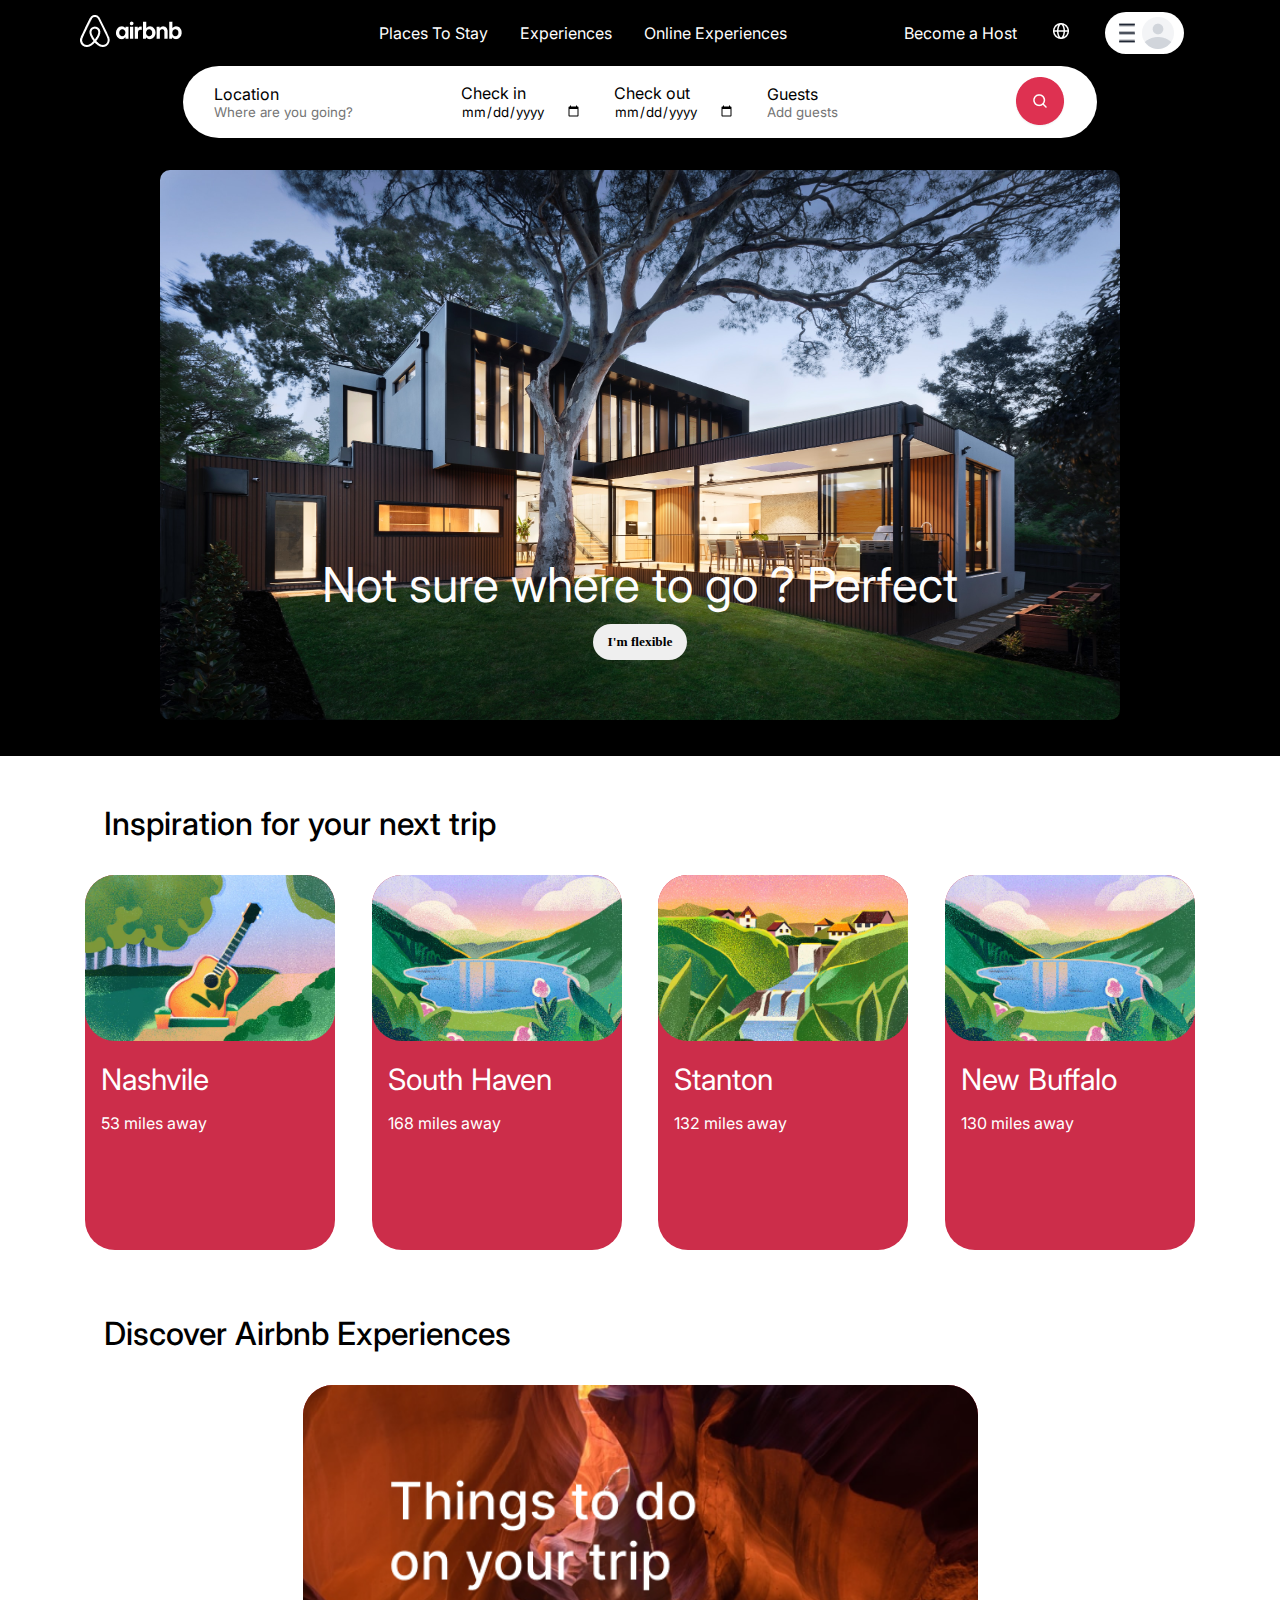
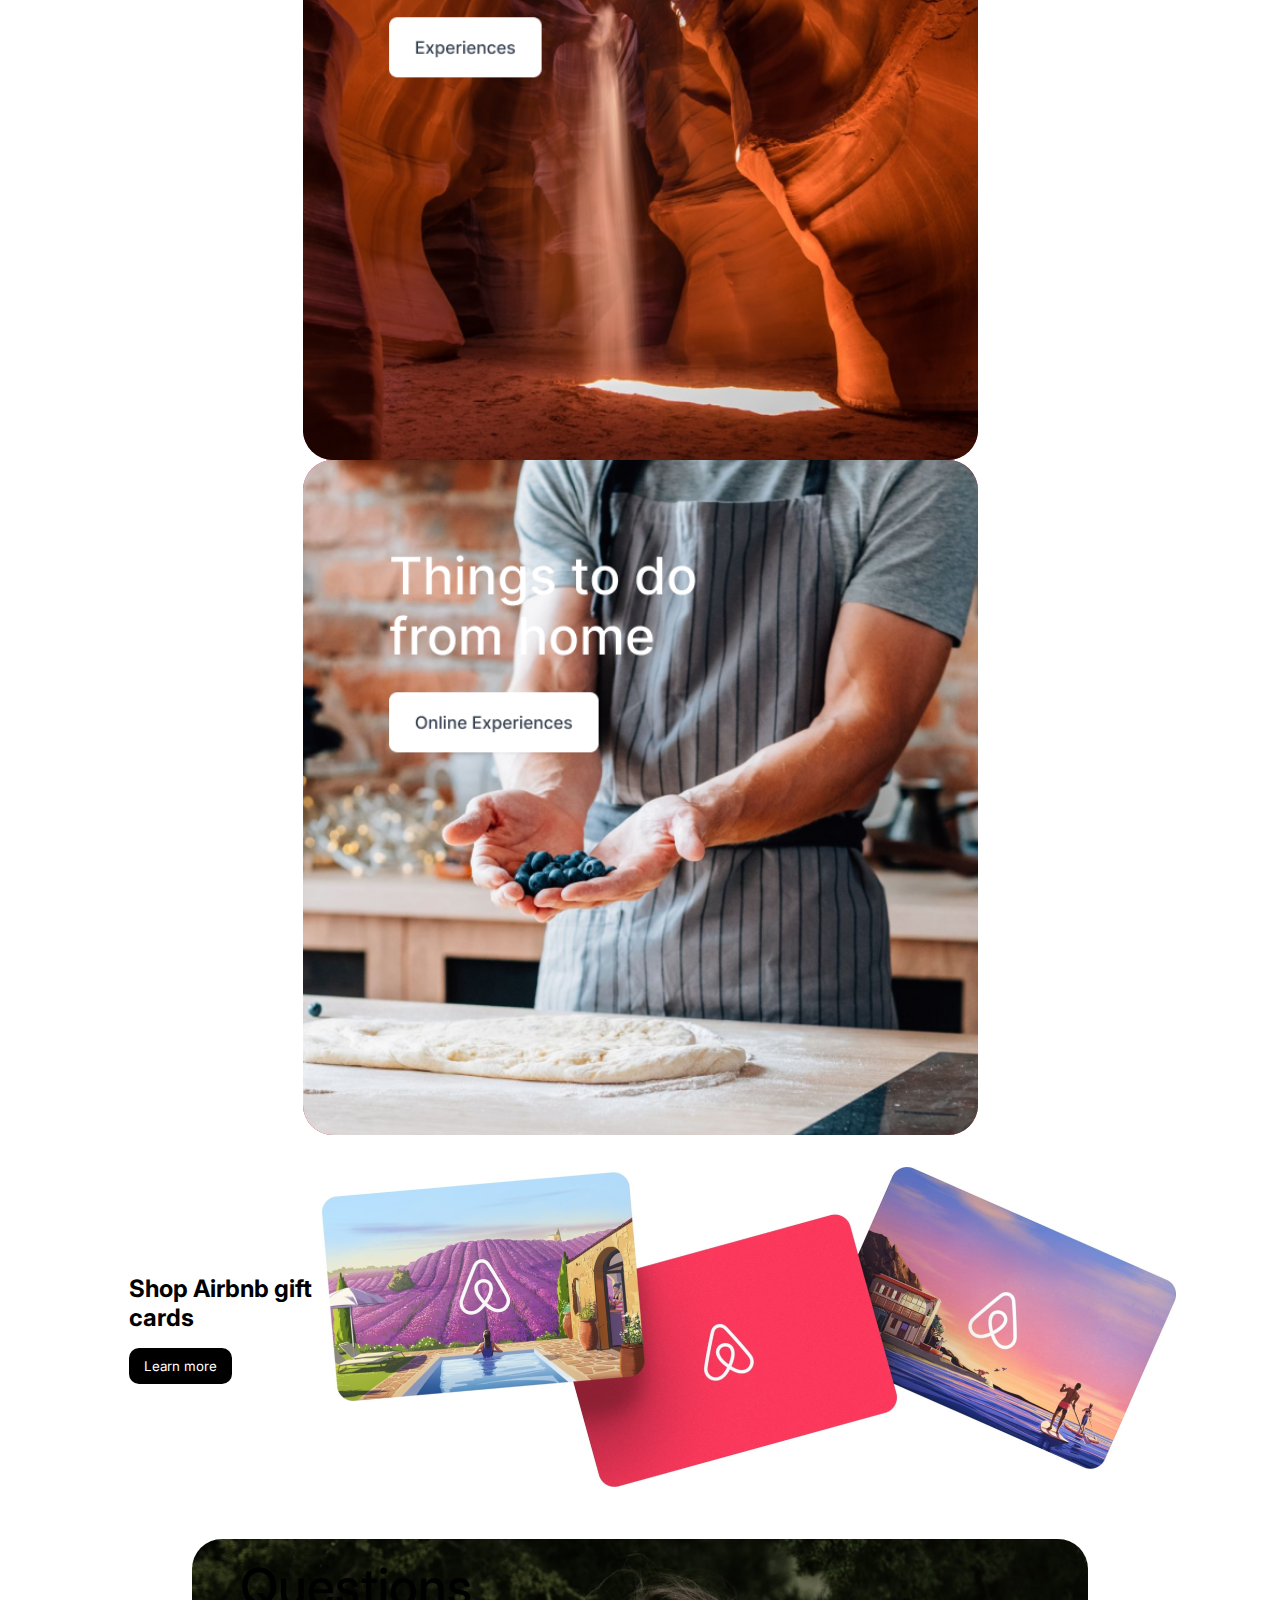
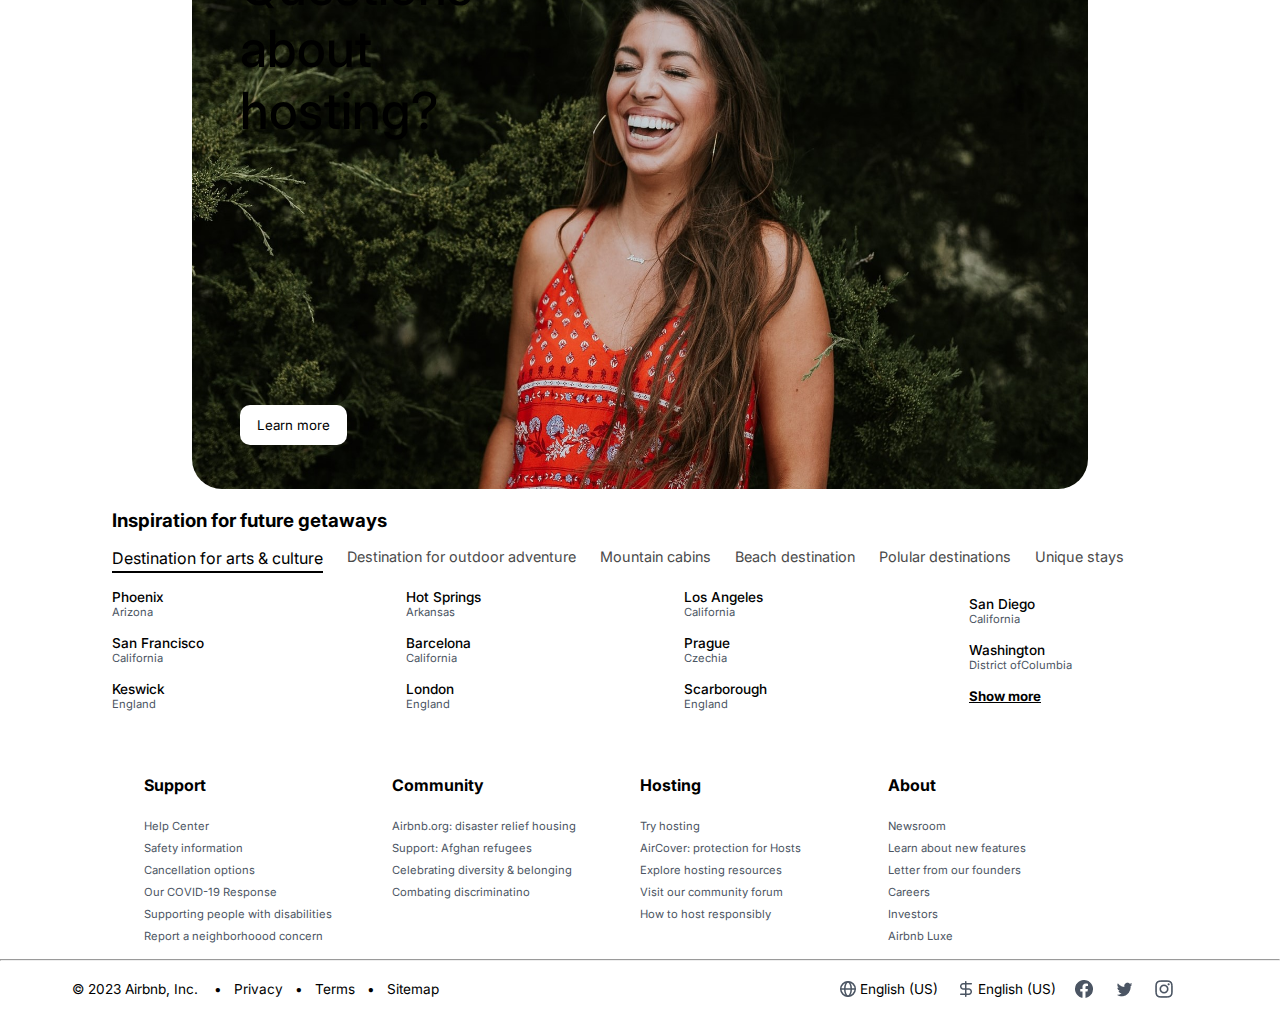
<file: index.html>
<!DOCTYPE html>
<html lang="en">
<head>
    <meta charset="UTF-8">
    <meta name="viewport" content="width=device-width, initial-scale=1.0">
    <link rel="icon" href="./assets/logo.png">
    <title>Holiday Homes &amp; Apartment Rentals - Airbnb</title>
    <link rel="stylesheet" href="./css_file/style.css">
</head>
<body>
    <section class="first-sec">
        <nav>
            <ul class="nav">
                <li class="start">
                    <img src="./assets/lightLogo.png" alt="logo" class="logo">
                </li>
                <li class="mid">
                    <ul class="sub-menu">
                        <li class="sub-menu-items">Places To Stay</li>
                        <li class="sub-menu-items">Experiences</li>
                        <li class="sub-menu-items">Online Experiences</li>
                    </ul>
                </li>
                <li class="end">
                    <ul class="end-cont">
                        <li class="end-cont-items">
                            Become a Host
                        </li>
                        <li class="end-cont-items">
                            <img src="./assets/globe.png" alt="logo" class="logo">
                        </li>
                        <li class="end-cont-items">
                            <div class="profile-btn">
                                <img style="margin-right: 3px;" src="./assets/menu.png" alt="logo" class="logo">
                                <img src="./assets/Avatar.png" alt="logo" class="logo">
                            </div>
                        </li>
                    </ul>
                </li>
            </ul>
        </nav>

        <div class="search-cont">
            <ul class="info-search">
                <li class="search-items">
                    <label for="location">Location</label>
                    <input id="location" type="text" placeholder="Where are you going?">
                </li>
                <li class="search-items">
                    <label for="check-in">Check in</label>
                    <input id="check-in" type="date" placeholder="Add dates" >  
                </li>
                <li class="search-items">
                    <label for="check-out">Check out</label>
                    <input id="check-out" type="date" placeholder="Add dates">  
                </li>
                <li class="search-items">
                    <label for="guests">Guests</label>
                    <input id="guests" type="number" placeholder="Add guests">
                </li>
                <li class="search-items">
                    <img id="search" src="./assets/Icon Button Base.png" alt="search">
                </li>
            </ul>
        </div>

        <div class="image">
            <img src="./assets/villa.jpg" alt="Our-villas" class="villa-image">
            <div>
                Not sure where to go ? Perfect
                <button style="font-family: Poppins; font-weight: 600;">I'm flexible</button>
            </div>
        </div>
    </section>

    <main>
        <section>
            <div class="inspiration-cont">
                <h3>Inspiration for your next trip</h3>
                <div class="cards-cont">
                    <div class="cards">
                        <img src="./assets/Scene1.png" alt="" class="insp-cards">
                        <p>Nashvile</p>
                        <p>53 miles away</p>
                    </div>
                    <div class="cards">
                        <img src="./assets/Scene2.png" alt="" class="insp-cards">
                        <p>South Haven</p>
                        <p>168 miles away</p>
                    </div>
                    <div class="cards">
                        <img src="./assets/Scene3.png" alt="" class="insp-cards">
                        <p>Stanton</p>
                        <p>132 miles away</p>
                    </div>
                    <div class="cards">
                        <img src="./assets/Scene4.png" alt="" class="insp-cards">
                        <p>New Buffalo</p>
                        <p>130 miles away</p>
                    </div>
                </div>
            </div>
        </section>
        <section>
            <div class="inspiration-cont">
                <h3>Discover Airbnb Experiences</h3>
                <div class="cards-cont">
                    <div class="exp-cards">
                        <img src="./assets/exp.png" alt="">
                    </div>
                    <div class="exp-cards">
                        <img src="./assets/onlineExp.png" alt="" >
                    </div>
                </div>
            </div>
        </section>
        <section>
            <div class="cont">
                <div class="items left">
                    <h2>Shop Airbnb gift cards</h2>
                    <button id="learn-btn">Learn more</button>
                </div>
                <div class="items">
                    <img src="./assets/Gift Cards.png" alt="">
                </div>
            </div>
        </section>
        <section>
            <div class="hosting-cont">
                <img src="./assets/host.jpg" alt="hosting">
                <div>Questions about hosting?</div>
                <button id="host-btn">Learn more</button>
            </div>
        </section>
    </main>

    <section id="sec">
        <h3>Inspiration for future getaways</h3>
        <div class="options">
            <p class="opt-items active">Destination for arts & culture</p>
            <p class="opt-items">Destination for outdoor adventure</p>
            <p class="opt-items">Mountain cabins</p>
            <p class="opt-items">Beach destination</p>
            <p class="opt-items">Polular destinations</p>
            <p class="opt-items">Unique stays</p>
        </div>
        <div class="act-opts-cont">
            <div class="act-opts">
                <div class="act-opt-items">
                    <div class="p-head">Phoenix</div>
                    <div class="s-head">Arizona</div> 
                </div>

                <div class="act-opt-items">
                    <div class="p-head">San Francisco</div>
                    <div class="s-head">California</div>
                </div>
                <div class="act-opt-items">
                    <div class="p-head">Keswick</div>
                    <div class="s-head">England</div>
                </div>
            </div>
            <div class="act-opts">
                <div class="act-opt-items">
                    <div class="p-head">Hot Springs</div>
                    <div class="s-head">Arkansas</div>
                </div>
                <div class="act-opt-items">
                    <div class="p-head">Barcelona</div>
                    <div class="s-head">California</div> 
                </div>

                <div class="act-opt-items">
                    <div class="p-head">London</div>
                    <div class="s-head">England</div>
                </div>
            </div>
            <div class="act-opts">
                <div class="act-opt-items">
                    <div class="p-head">Los Angeles</div>
                    <div class="s-head">California</div> 
                </div>

                <div class="act-opt-items">
                    <div class="p-head">Prague</div>
                    <div class="s-head">Czechia</div>
                </div>
                <div class="act-opt-items">
                    <div class="p-head">Scarborough</div>
                    <div class="s-head">England</div>
                </div>
            </div>
            <div class="act-opts">
                <div class="act-opt-items">
                    <div class="p-head">San Diego</div>
                    <div class="s-head">California</div> 
                </div>

                <div class="act-opt-items">
                    <div class="p-head">Washington</div>
                    <div class="s-head">District ofColumbia</div>
                </div>
                <div class="act-opt-items">
                    <h5><u>Show more</u></h5>
                </div>
            </div>
        </div>
    </section>
    <footer>
        <div class="wrapper">
            <div class="header-cont">
                <h4 class="heading">Support</h4>
                <h4 class="heading">Community</h4>
                <h4 class="heading">Hosting</h4>
                <h4 style="margin-right: 3rem;" class="heading">About</h4>
            </div>
            <div class="items-cont">
                <div class="items">
                    <ul class="items-list">
                        <li class="s-head">Help Center</li>
                        <li class="s-head">Safety information</li>
                        <li class="s-head">Cancellation options</li>
                        <li class="s-head">Our COVID-19 Response</li>
                        <li class="s-head">Supporting people with disabilities</li>
                        <li class="s-head">Report a neighborhoood concern</li>
                    </ul>
                </div>
                <div class="items">
                    <ul class="items-list">
                        <li class="s-head">Airbnb.org: disaster relief housing</li>
                        <li class="s-head">Support: Afghan refugees</li>
                        <li class="s-head">Celebrating diversity & belonging</li>
                        <li class="s-head">Combating discriminatino</li>
                    <ul class="items-list"></ul>
                </div>
                <div class="items">
                    <ul class="items-list">
                        <li class="s-head">Try hosting</li>
                        <li class="s-head">AirCover: protection for Hosts</li>
                        <li class="s-head">Explore hosting resources</li>
                        <li class="s-head">Visit our community forum</li>
                        <li class="s-head">How to host responsibly</li>
                    </ul>
                </div>
                <div class="items">
                    <ul class="items-list">
                        <li class="s-head">Newsroom</li>
                        <li class="s-head">Learn about new features</li>
                        <li class="s-head">Letter from our founders</li>
                        <li class="s-head">Careers</li>
                        <li class="s-head">Investors</li>
                        <li class="s-head">Airbnb Luxe</li>
                    </ul>
                </div>
            </div>
        </div>
        <hr>
        <div class="lower-foot-cont">
            <div class="l-foot-items">
                <div>© 2023 Airbnb, Inc. &nbsp;&nbsp;&nbsp;&#x2022;</div>
                <div>&nbsp;&nbsp;&nbsp;Privacy&nbsp;&nbsp;&nbsp;&#x2022;</div>
                <div>&nbsp;&nbsp;&nbsp;Terms&nbsp;&nbsp;&nbsp;&#x2022;</div>
                <div>&nbsp;&nbsp;&nbsp;Sitemap</div>
            </div>
            <div class="footerBar" style="font-family: Poppins; font-weight: 600;"></div>
            <div class="l-foot-items">
                <div class="l-foot-items">
                    <img src="./assets/globe.svg" alt="">
                    <span>English (US)</span>
                </div>
                <div class="l-foot-items">
                    <img src="./assets/dollar-2.png" alt="">
                    <span>English (US)</span>
                </div>
                <div class="l-foot-items">
                    <img src="./assets/Social Media.png" alt="">
                </div>
            </div>
        </div>
    </footer>
</body>
<script src="./js_file/index.js"></script>
</html>
</file>
<file: css_file/style.css>
@import url("https://fonts.googleapis.com/css2?family=Bricolage+Grotesque:opsz@10..48&family=Inter&display=swap");
* {
  margin: 0;
  padding: 0;
  box-sizing: border-box;
  font-family: "Inter", sans-serif;
}
body {
  width: 100vw;
  overflow-x: hidden;
}
body::-webkit-scrollbar {
  display: none;
}
.first-sec {
  background-color: #000000;
  color: #fdfdfd;
  display: flex;
  flex-direction: column;
  align-items: center;
  width: 100vw;
}
.nav {
  padding: 0.75rem 2rem;
  display: flex;
  justify-content: space-between;
  width: 95vw;
  list-style: none;
  align-items: center;
}
li {
  margin: 0 1rem;
}
.mid {
  margin-left: 7rem;
}
.profile-btn {
  display: flex;
  background: #ffffff;
  border-radius: 35px;
  padding: 5px 10px;
}
.sub-menu,
.end-cont {
  display: flex;
  justify-content: space-between;
  list-style: none;
  align-items: center;
}

.search-cont > ul {
  max-width: 1000px;
  list-style: none;
  align-items: center;
  background-color: #fff;
  color: #000;
  padding: 10px 15px;
  border-radius: 45px;
  display: flex;
  justify-content: space-between;
  margin-bottom: 2rem;
  flex-wrap: wrap;
}
.search-cont > ul > li > input {
  border: none;
  outline: none;
  background-color: transparent;
}
.search-cont > ul > li > * {
  display: block;
}

.image {
  position: relative;
}
.villa-image {
  height: 550px;
  width: 75vw;
  margin-bottom: 2rem;
  border-radius: 10px;
}
.image > div {
  position: absolute;
  width: 100%;
  text-align: center;
  font-size: 3rem;
  bottom: 6rem;
  /* left: 2rem; */
}
.image > div > button {
  display: block;
  margin: auto;
  padding: 10px 15px;
  border: none;
  margin-top: 10px;
  border-radius: 25px;
}

.inspiration-cont {
  padding: 1rem 3rem;
}
.inspiration-cont > h3 {
  font-size: 2rem;
  margin: 2rem 3.5rem;
  font-weight: 500;
}
.cards-cont {
  display: flex;
  justify-content: space-evenly;
  flex-wrap: wrap;
}
.cards {
  height: 375px;
  max-width: 250px;
  background-color: #cc2d4a;
  min-width: 150px;
  border-radius: 30px;
}
.cards > img {
  max-width: 250px;
  min-width: 150px;
  border-radius: 30px;
}
.cards > img + p {
  margin-bottom: 0.5rem;
  font-size: 1.85rem;
}
.cards > p {
  color: #fff;
  margin: 1rem;
}

.exp-cards {
  height: 75vh;
  background-color: #cc2d4a;
  border-radius: 30px;
}
.exp-cards > img {
  height: 100%;
  border-radius: 30px;
}
.cont {
  display: flex;
  align-items: center;
  margin: 1rem 2rem;
  padding: 0 2rem;
  justify-content: center;
}
.cont > .left {
  width: 15vw;
  margin-left: 2vw;
}
#learn-btn {
  padding: 10px 15px;
  border: none;
  border-radius: 10px;
  color: #fff;
  background: #000;
  margin-top: 1rem;
}
.hosting-cont {
  padding-top: 2rem;
  position: relative;
  margin: auto;
  width: 70vw;
}
.hosting-cont > img {
  width: 70vw;
  height: 550px;
  border-radius: 30px;
}
.hosting-cont > div {
  position: absolute;
  top: 3rem;
  left: 3rem;
  width: 10vw;
  font-size: 4vw;
  font-weight: 500;
  /* color: #fff; */
}
.hosting-cont > button {
  position: absolute;
  bottom: 3rem;
  left: 3rem;
  padding: 10px 15px;
  border-radius: 10px;
  color: #000;
  background: #fff;
  border: 2px solid transparent;
}

#sec {
  width: 90vw;
  margin: auto;
  padding: 1rem 3rem;
  margin-bottom: 2rem;
}
.options {
  display: flex;
  gap: 1.5rem;
  margin-top: 1rem;
}
.opt-items {
  color: rgb(74, 74, 74);
  font-size: 0.9rem;
  padding-bottom: 0.2rem;
  border-bottom: 2px solid transparent;
}
.act-opts-cont {
  display: flex;
  align-items: center;
  justify-content: space-between;
  width: 75vw;
  margin-top: 1rem;
}
.active {
  font-size: 1rem;
  color: #000;
  border-bottom: 2px solid black;
}
.act-opts {
  display: flex;
  flex-direction: column;
  gap: 1rem;
}
.p-head {
  font-size: 0.85rem;
  font-weight: 500;
}
.s-head {
  font-size: 0.7rem;
  color: #4b5563;
  list-style: none;
  margin-left: 0;
}

.wrapper {
  width: 85vw;
  margin: auto;
  padding: 1rem 3rem;
  /* background-color: rgb(183, 183, 183); */
}
.header-cont {
  display: grid;
  grid-template-columns: repeat(4, 1fr);
  margin-bottom: 1rem;
}
.items-cont {
  display: grid;
  grid-template-columns: repeat(4, 1fr);
}
.items-list > li {
  margin-top: 0.5rem;
}
.lower-foot-cont {
  display: flex;
  justify-content: space-between;
  align-items: center;
  margin: 1rem 4.5rem;
}
.l-foot-items {
  display: flex;
  align-items: center;
  margin-right: 1rem;
}
.l-foot-items > * {
  font-size: 0.85rem;
}
</file>
